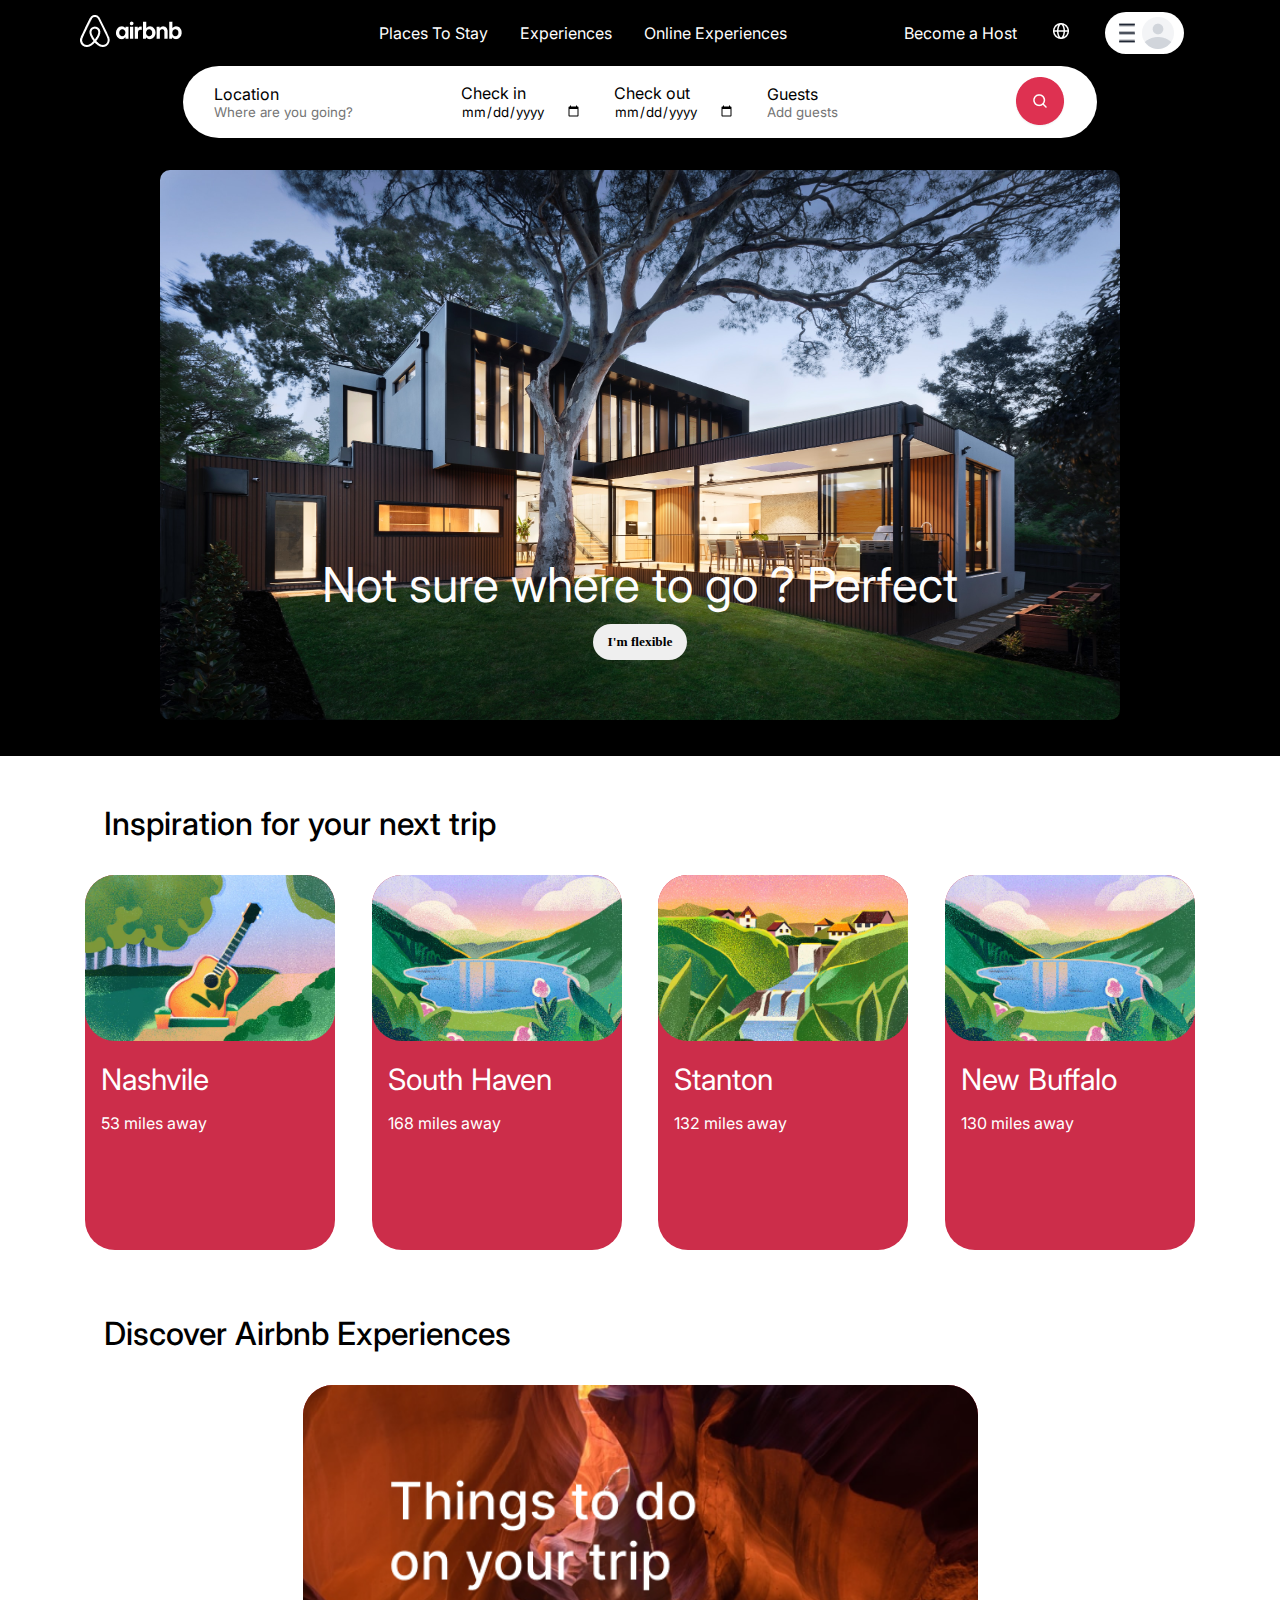
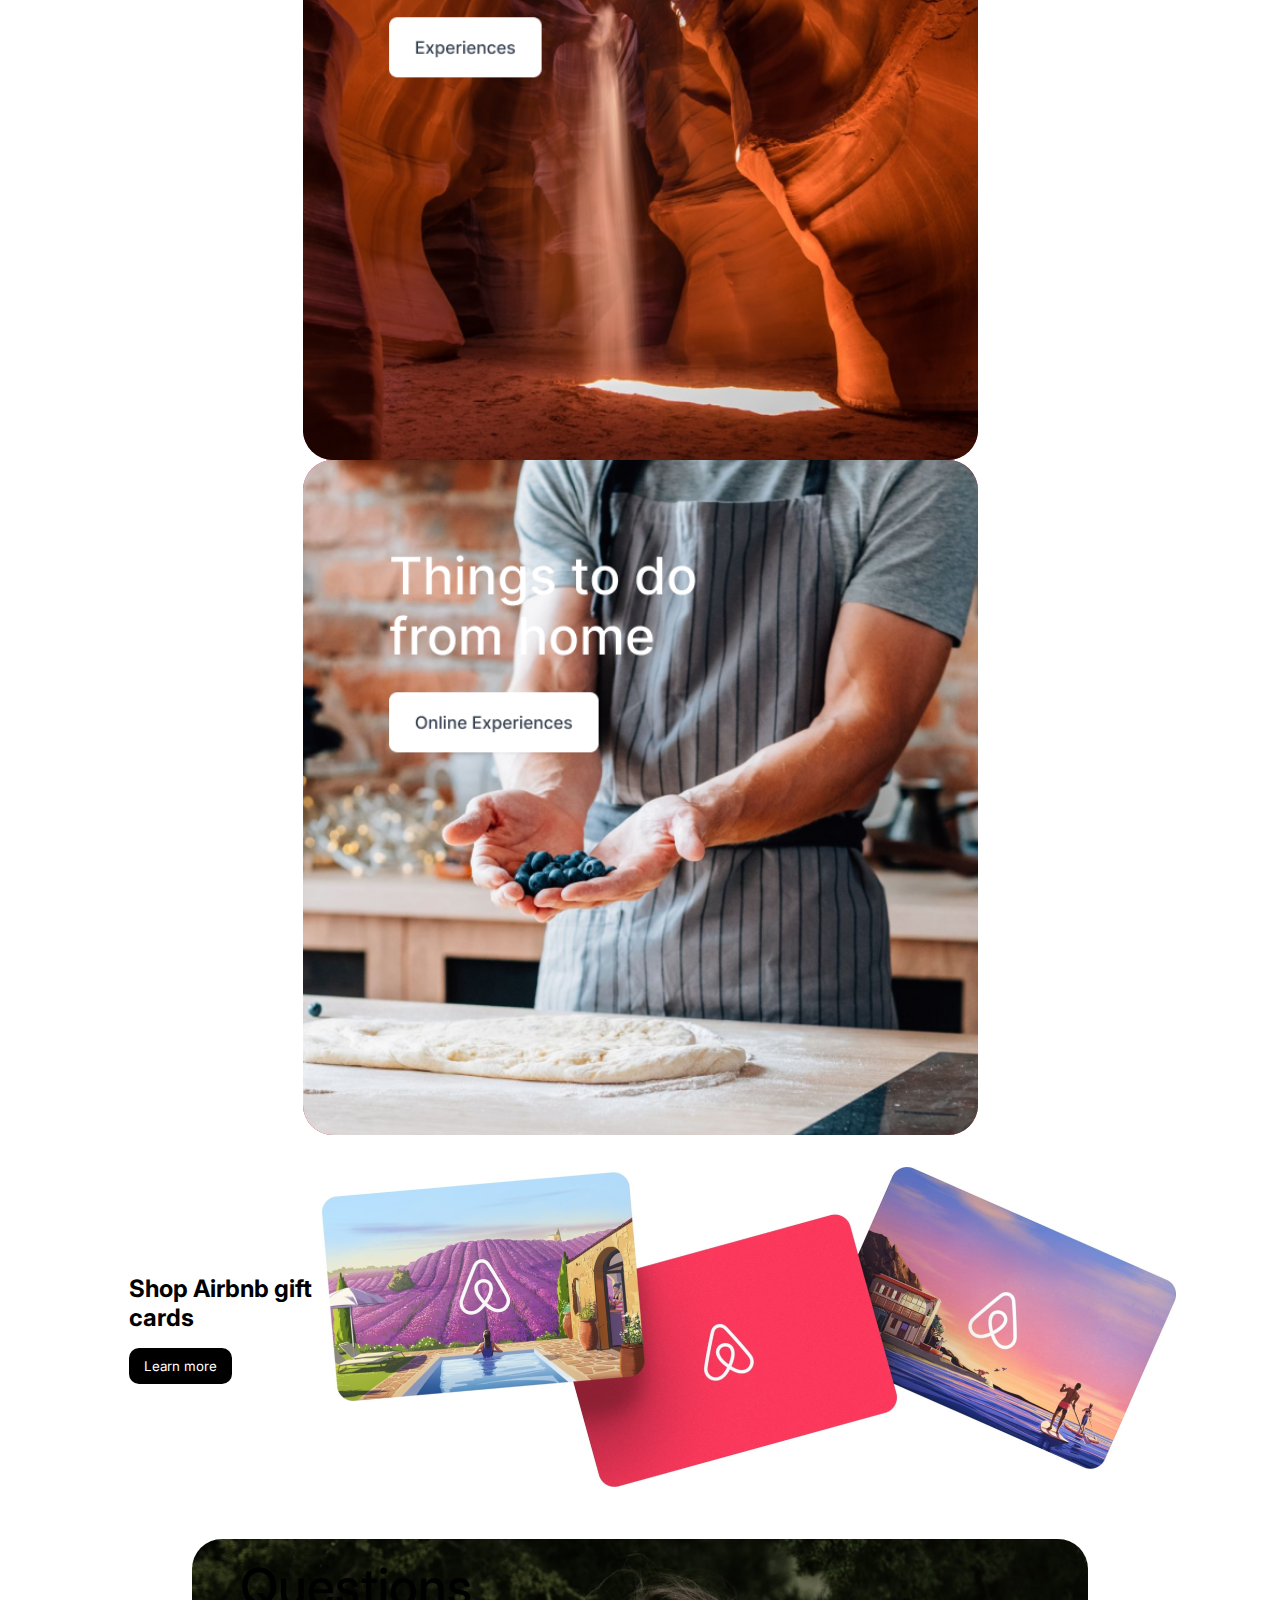
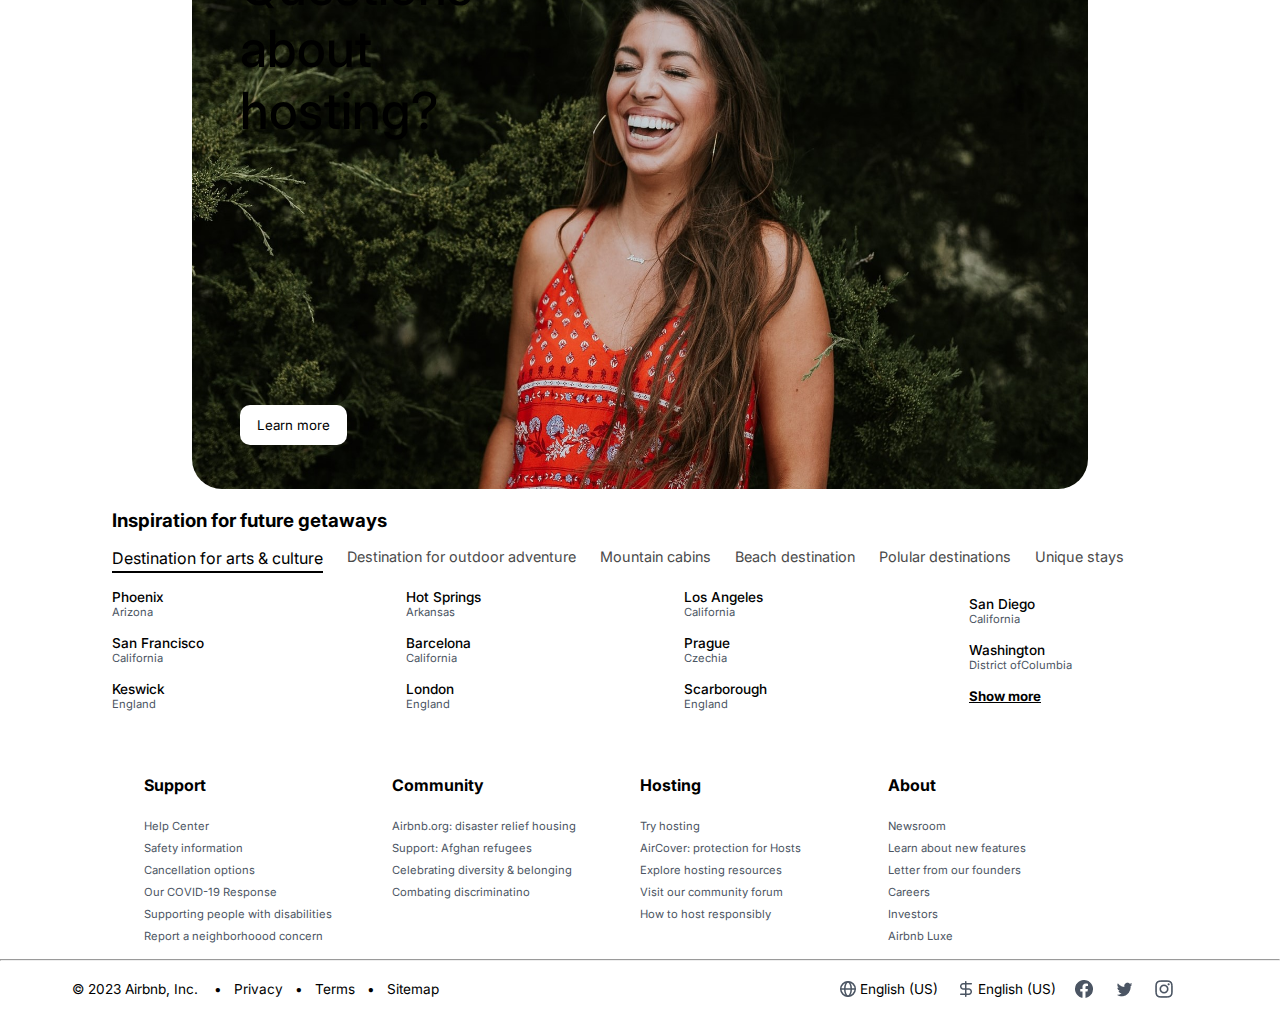
<file: index.html>
<!DOCTYPE html>
<html lang="en">
<head>
    <meta charset="UTF-8">
    <meta name="viewport" content="width=device-width, initial-scale=1.0">
    <link rel="icon" href="./assets/logo.png">
    <title>Holiday Homes &amp; Apartment Rentals - Airbnb</title>
    <link rel="stylesheet" href="./css_file/style.css">
</head>
<body>
    <section class="first-sec">
        <nav>
            <ul class="nav">
                <li class="start">
                    <img src="./assets/lightLogo.png" alt="logo" class="logo">
                </li>
                <li class="mid">
                    <ul class="sub-menu">
                        <li class="sub-menu-items">Places To Stay</li>
                        <li class="sub-menu-items">Experiences</li>
                        <li class="sub-menu-items">Online Experiences</li>
                    </ul>
                </li>
                <li class="end">
                    <ul class="end-cont">
                        <li class="end-cont-items">
                            Become a Host
                        </li>
                        <li class="end-cont-items">
                            <img src="./assets/globe.png" alt="logo" class="logo">
                        </li>
                        <li class="end-cont-items">
                            <div class="profile-btn">
                                <img style="margin-right: 3px;" src="./assets/menu.png" alt="logo" class="logo">
                                <img src="./assets/Avatar.png" alt="logo" class="logo">
                            </div>
                        </li>
                    </ul>
                </li>
            </ul>
        </nav>

        <div class="search-cont">
            <ul class="info-search">
                <li class="search-items">
                    <label for="location">Location</label>
                    <input id="location" type="text" placeholder="Where are you going?">
                </li>
                <li class="search-items">
                    <label for="check-in">Check in</label>
                    <input id="check-in" type="date" placeholder="Add dates" >  
                </li>
                <li class="search-items">
                    <label for="check-out">Check out</label>
                    <input id="check-out" type="date" placeholder="Add dates">  
                </li>
                <li class="search-items">
                    <label for="guests">Guests</label>
                    <input id="guests" type="number" placeholder="Add guests">
                </li>
                <li class="search-items">
                    <img id="search" src="./assets/Icon Button Base.png" alt="search">
                </li>
            </ul>
        </div>

        <div class="image">
            <img src="./assets/villa.jpg" alt="Our-villas" class="villa-image">
            <div>
                Not sure where to go ? Perfect
                <button style="font-family: Poppins; font-weight: 600;">I'm flexible</button>
            </div>
        </div>
    </section>

    <main>
        <section>
            <div class="inspiration-cont">
                <h3>Inspiration for your next trip</h3>
                <div class="cards-cont">
                    <div class="cards">
                        <img src="./assets/Scene1.png" alt="" class="insp-cards">
                        <p>Nashvile</p>
                        <p>53 miles away</p>
                    </div>
                    <div class="cards">
                        <img src="./assets/Scene2.png" alt="" class="insp-cards">
                        <p>South Haven</p>
                        <p>168 miles away</p>
                    </div>
                    <div class="cards">
                        <img src="./assets/Scene3.png" alt="" class="insp-cards">
                        <p>Stanton</p>
                        <p>132 miles away</p>
                    </div>
                    <div class="cards">
                        <img src="./assets/Scene4.png" alt="" class="insp-cards">
                        <p>New Buffalo</p>
                        <p>130 miles away</p>
                    </div>
                </div>
            </div>
        </section>
        <section>
            <div class="inspiration-cont">
                <h3>Discover Airbnb Experiences</h3>
                <div class="cards-cont">
                    <div class="exp-cards">
                        <img src="./assets/exp.png" alt="">
                    </div>
                    <div class="exp-cards">
                        <img src="./assets/onlineExp.png" alt="" >
                    </div>
                </div>
            </div>
        </section>
        <section>
            <div class="cont">
                <div class="items left">
                    <h2>Shop Airbnb gift cards</h2>
                    <button id="learn-btn">Learn more</button>
                </div>
                <div class="items">
                    <img src="./assets/Gift Cards.png" alt="">
                </div>
            </div>
        </section>
        <section>
            <div class="hosting-cont">
                <img src="./assets/host.jpg" alt="hosting">
                <div>Questions about hosting?</div>
                <button id="host-btn">Learn more</button>
            </div>
        </section>
    </main>

    <section id="sec">
        <h3>Inspiration for future getaways</h3>
        <div class="options">
            <p class="opt-items active">Destination for arts & culture</p>
            <p class="opt-items">Destination for outdoor adventure</p>
            <p class="opt-items">Mountain cabins</p>
            <p class="opt-items">Beach destination</p>
            <p class="opt-items">Polular destinations</p>
            <p class="opt-items">Unique stays</p>
        </div>
        <div class="act-opts-cont">
            <div class="act-opts">
                <div class="act-opt-items">
                    <div class="p-head">Phoenix</div>
                    <div class="s-head">Arizona</div> 
                </div>

                <div class="act-opt-items">
                    <div class="p-head">San Francisco</div>
                    <div class="s-head">California</div>
                </div>
                <div class="act-opt-items">
                    <div class="p-head">Keswick</div>
                    <div class="s-head">England</div>
                </div>
            </div>
            <div class="act-opts">
                <div class="act-opt-items">
                    <div class="p-head">Hot Springs</div>
                    <div class="s-head">Arkansas</div>
                </div>
                <div class="act-opt-items">
                    <div class="p-head">Barcelona</div>
                    <div class="s-head">California</div> 
                </div>

                <div class="act-opt-items">
                    <div class="p-head">London</div>
                    <div class="s-head">England</div>
                </div>
            </div>
            <div class="act-opts">
                <div class="act-opt-items">
                    <div class="p-head">Los Angeles</div>
                    <div class="s-head">California</div> 
                </div>

                <div class="act-opt-items">
                    <div class="p-head">Prague</div>
                    <div class="s-head">Czechia</div>
                </div>
                <div class="act-opt-items">
                    <div class="p-head">Scarborough</div>
                    <div class="s-head">England</div>
                </div>
            </div>
            <div class="act-opts">
                <div class="act-opt-items">
                    <div class="p-head">San Diego</div>
                    <div class="s-head">California</div> 
                </div>

                <div class="act-opt-items">
                    <div class="p-head">Washington</div>
                    <div class="s-head">District ofColumbia</div>
                </div>
                <div class="act-opt-items">
                    <h5><u>Show more</u></h5>
                </div>
            </div>
        </div>
    </section>
    <footer>
        <div class="wrapper">
            <div class="header-cont">
                <h4 class="heading">Support</h4>
                <h4 class="heading">Community</h4>
                <h4 class="heading">Hosting</h4>
                <h4 style="margin-right: 3rem;" class="heading">About</h4>
            </div>
            <div class="items-cont">
                <div class="items">
                    <ul class="items-list">
                        <li class="s-head">Help Center</li>
                        <li class="s-head">Safety information</li>
                        <li class="s-head">Cancellation options</li>
                        <li class="s-head">Our COVID-19 Response</li>
                        <li class="s-head">Supporting people with disabilities</li>
                        <li class="s-head">Report a neighborhoood concern</li>
                    </ul>
                </div>
                <div class="items">
                    <ul class="items-list">
                        <li class="s-head">Airbnb.org: disaster relief housing</li>
                        <li class="s-head">Support: Afghan refugees</li>
                        <li class="s-head">Celebrating diversity & belonging</li>
                        <li class="s-head">Combating discriminatino</li>
                    <ul class="items-list"></ul>
                </div>
                <div class="items">
                    <ul class="items-list">
                        <li class="s-head">Try hosting</li>
                        <li class="s-head">AirCover: protection for Hosts</li>
                        <li class="s-head">Explore hosting resources</li>
                        <li class="s-head">Visit our community forum</li>
                        <li class="s-head">How to host responsibly</li>
                    </ul>
                </div>
                <div class="items">
                    <ul class="items-list">
                        <li class="s-head">Newsroom</li>
                        <li class="s-head">Learn about new features</li>
                        <li class="s-head">Letter from our founders</li>
                        <li class="s-head">Careers</li>
                        <li class="s-head">Investors</li>
                        <li class="s-head">Airbnb Luxe</li>
                    </ul>
                </div>
            </div>
        </div>
        <hr>
        <div class="lower-foot-cont">
            <div class="l-foot-items">
                <div>© 2023 Airbnb, Inc. &nbsp;&nbsp;&nbsp;&#x2022;</div>
                <div>&nbsp;&nbsp;&nbsp;Privacy&nbsp;&nbsp;&nbsp;&#x2022;</div>
                <div>&nbsp;&nbsp;&nbsp;Terms&nbsp;&nbsp;&nbsp;&#x2022;</div>
                <div>&nbsp;&nbsp;&nbsp;Sitemap</div>
            </div>
            <div class="footerBar" style="font-family: Poppins; font-weight: 600;"></div>
            <div class="l-foot-items">
                <div class="l-foot-items">
                    <img src="./assets/globe.svg" alt="">
                    <span>English (US)</span>
                </div>
                <div class="l-foot-items">
                    <img src="./assets/dollar-2.png" alt="">
                    <span>English (US)</span>
                </div>
                <div class="l-foot-items">
                    <img src="./assets/Social Media.png" alt="">
                </div>
            </div>
        </div>
    </footer>
</body>
<script src="./js_file/index.js"></script>
</html>
</file>
<file: css_file/style.css>
@import url("https://fonts.googleapis.com/css2?family=Bricolage+Grotesque:opsz@10..48&family=Inter&display=swap");
* {
  margin: 0;
  padding: 0;
  box-sizing: border-box;
  font-family: "Inter", sans-serif;
}
body {
  width: 100vw;
  overflow-x: hidden;
}
body::-webkit-scrollbar {
  display: none;
}
.first-sec {
  background-color: #000000;
  color: #fdfdfd;
  display: flex;
  flex-direction: column;
  align-items: center;
  width: 100vw;
}
.nav {
  padding: 0.75rem 2rem;
  display: flex;
  justify-content: space-between;
  width: 95vw;
  list-style: none;
  align-items: center;
}
li {
  margin: 0 1rem;
}
.mid {
  margin-left: 7rem;
}
.profile-btn {
  display: flex;
  background: #ffffff;
  border-radius: 35px;
  padding: 5px 10px;
}
.sub-menu,
.end-cont {
  display: flex;
  justify-content: space-between;
  list-style: none;
  align-items: center;
}

.search-cont > ul {
  max-width: 1000px;
  list-style: none;
  align-items: center;
  background-color: #fff;
  color: #000;
  padding: 10px 15px;
  border-radius: 45px;
  display: flex;
  justify-content: space-between;
  margin-bottom: 2rem;
  flex-wrap: wrap;
}
.search-cont > ul > li > input {
  border: none;
  outline: none;
  background-color: transparent;
}
.search-cont > ul > li > * {
  display: block;
}

.image {
  position: relative;
}
.villa-image {
  height: 550px;
  width: 75vw;
  margin-bottom: 2rem;
  border-radius: 10px;
}
.image > div {
  position: absolute;
  width: 100%;
  text-align: center;
  font-size: 3rem;
  bottom: 6rem;
  /* left: 2rem; */
}
.image > div > button {
  display: block;
  margin: auto;
  padding: 10px 15px;
  border: none;
  margin-top: 10px;
  border-radius: 25px;
}

.inspiration-cont {
  padding: 1rem 3rem;
}
.inspiration-cont > h3 {
  font-size: 2rem;
  margin: 2rem 3.5rem;
  font-weight: 500;
}
.cards-cont {
  display: flex;
  justify-content: space-evenly;
  flex-wrap: wrap;
}
.cards {
  height: 375px;
  max-width: 250px;
  background-color: #cc2d4a;
  min-width: 150px;
  border-radius: 30px;
}
.cards > img {
  max-width: 250px;
  min-width: 150px;
  border-radius: 30px;
}
.cards > img + p {
  margin-bottom: 0.5rem;
  font-size: 1.85rem;
}
.cards > p {
  color: #fff;
  margin: 1rem;
}

.exp-cards {
  height: 75vh;
  background-color: #cc2d4a;
  border-radius: 30px;
}
.exp-cards > img {
  height: 100%;
  border-radius: 30px;
}
.cont {
  display: flex;
  align-items: center;
  margin: 1rem 2rem;
  padding: 0 2rem;
  justify-content: center;
}
.cont > .left {
  width: 15vw;
  margin-left: 2vw;
}
#learn-btn {
  padding: 10px 15px;
  border: none;
  border-radius: 10px;
  color: #fff;
  background: #000;
  margin-top: 1rem;
}
.hosting-cont {
  padding-top: 2rem;
  position: relative;
  margin: auto;
  width: 70vw;
}
.hosting-cont > img {
  width: 70vw;
  height: 550px;
  border-radius: 30px;
}
.hosting-cont > div {
  position: absolute;
  top: 3rem;
  left: 3rem;
  width: 10vw;
  font-size: 4vw;
  font-weight: 500;
  /* color: #fff; */
}
.hosting-cont > button {
  position: absolute;
  bottom: 3rem;
  left: 3rem;
  padding: 10px 15px;
  border-radius: 10px;
  color: #000;
  background: #fff;
  border: 2px solid transparent;
}

#sec {
  width: 90vw;
  margin: auto;
  padding: 1rem 3rem;
  margin-bottom: 2rem;
}
.options {
  display: flex;
  gap: 1.5rem;
  margin-top: 1rem;
}
.opt-items {
  color: rgb(74, 74, 74);
  font-size: 0.9rem;
  padding-bottom: 0.2rem;
  border-bottom: 2px solid transparent;
}
.act-opts-cont {
  display: flex;
  align-items: center;
  justify-content: space-between;
  width: 75vw;
  margin-top: 1rem;
}
.active {
  font-size: 1rem;
  color: #000;
  border-bottom: 2px solid black;
}
.act-opts {
  display: flex;
  flex-direction: column;
  gap: 1rem;
}
.p-head {
  font-size: 0.85rem;
  font-weight: 500;
}
.s-head {
  font-size: 0.7rem;
  color: #4b5563;
  list-style: none;
  margin-left: 0;
}

.wrapper {
  width: 85vw;
  margin: auto;
  padding: 1rem 3rem;
  /* background-color: rgb(183, 183, 183); */
}
.header-cont {
  display: grid;
  grid-template-columns: repeat(4, 1fr);
  margin-bottom: 1rem;
}
.items-cont {
  display: grid;
  grid-template-columns: repeat(4, 1fr);
}
.items-list > li {
  margin-top: 0.5rem;
}
.lower-foot-cont {
  display: flex;
  justify-content: space-between;
  align-items: center;
  margin: 1rem 4.5rem;
}
.l-foot-items {
  display: flex;
  align-items: center;
  margin-right: 1rem;
}
.l-foot-items > * {
  font-size: 0.85rem;
}
</file>
